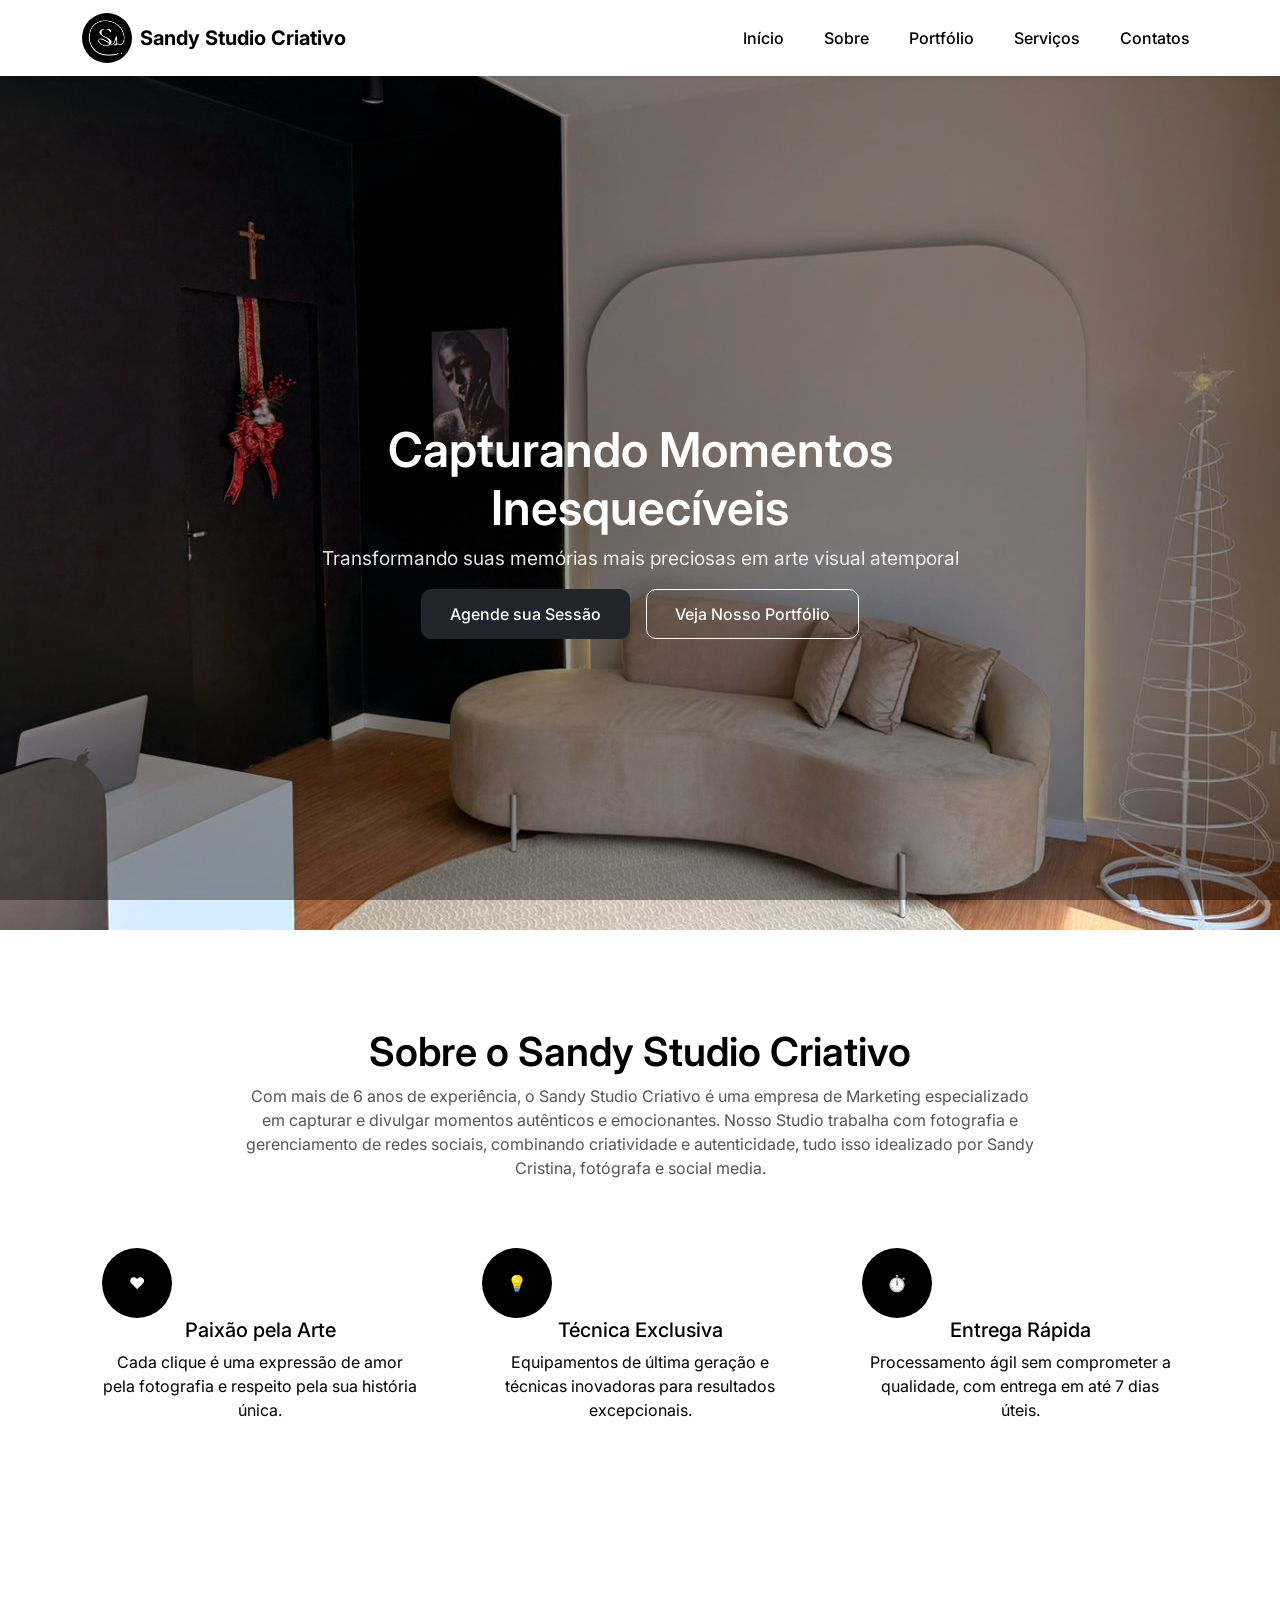
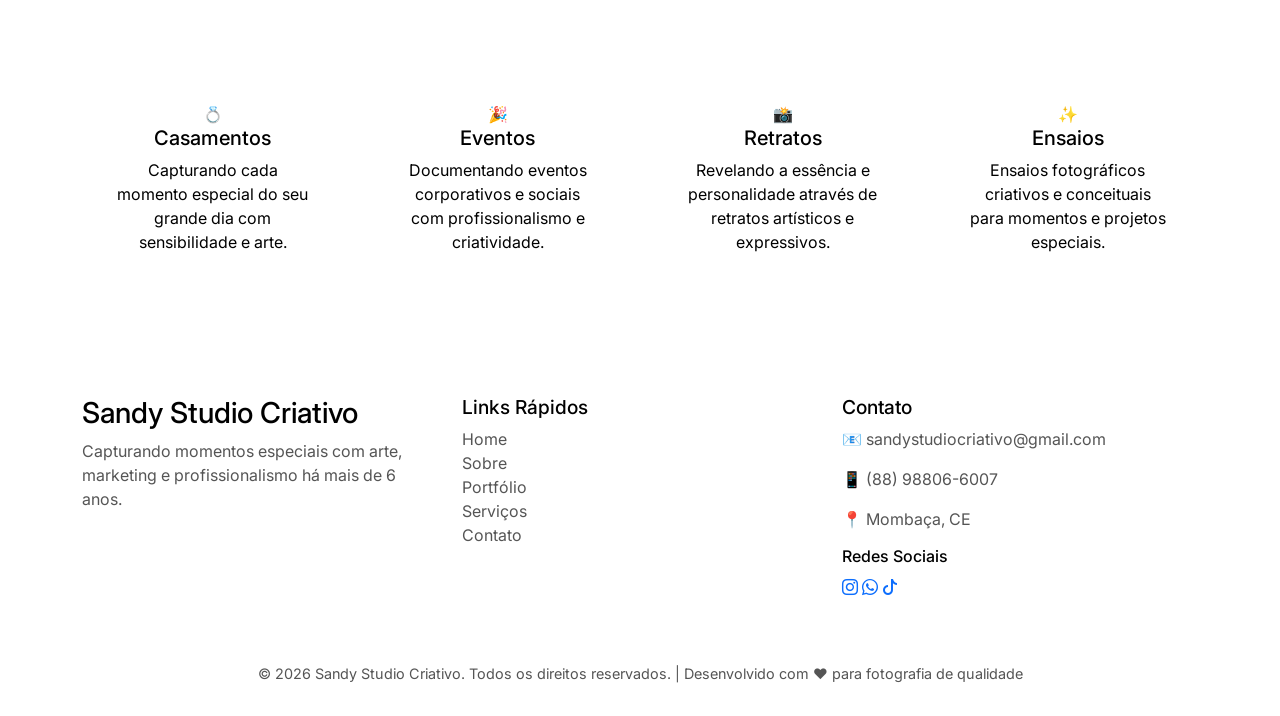
<file: index.html>
<!DOCTYPE html>
<html lang="pt-br">

<head>
    <meta charset="UTF-8">
    <meta name="viewport" content="width=device-width, initial-scale=1.0">
    <link href="https://cdn.jsdelivr.net/npm/bootstrap@5.3.8/dist/css/bootstrap.min.css" rel="stylesheet"
        integrity="sha384-sRIl4kxILFvY47J16cr9ZwB07vP4J8+LH7qKQnuqkuIAvNWLzeN8tE5YBujZqJLB" crossorigin="anonymous">
    <link
        href="https://fonts.googleapis.com/css2?family=Playfair+Display:wght@500;600;700&family=Inter:wght@300;400;500&display=swap"
        rel="stylesheet">
    <link rel="stylesheet" href="style.css">
    <link href="https://cdn.jsdelivr.net/npm/bootstrap-icons/font/bootstrap-icons.css" rel="stylesheet">
    <title>Sandy Studio Criativo</title>
</head>

<body>

    <div class="page-transition" id="pageTransition"></div>

    <header>
        <!-- HEADER -->
        <nav class="navbar navbar-expand-lg bg-white shadow-sm fixed-top">
            <div class="container">

                <!-- ESQUERDA (LOGO + NOME) -->
                <a class="navbar-brand d-flex align-items-center" href="#">
                    <img src="imgs/Logo.png" alt="Logo" width="50" class="me-2 rounded-circle">
                    <span class="fw-bold">Sandy Studio Criativo</span>
                </a>

                <!-- BOTÃO MOBILE -->
                <button class="navbar-toggler" type="button" data-bs-toggle="collapse" data-bs-target="#menu">
                    <span class="navbar-toggler-icon"></span>
                </button>

                <!-- DIREITA (LINKS) -->
                <div class="collapse navbar-collapse justify-content-end" id="menu">
                    <ul class="navbar-nav gap-lg-4 text-center">

                        <li class="nav-item">
                            <a class="nav-link custom-link" href="index.html">Início</a>
                        </li>

                        <li class="nav-item">
                            <a class="nav-link custom-link" href="sobre.html">Sobre</a>
                        </li>

                        <li class="nav-item">
                            <a class="nav-link custom-link" href="portfolio.html">Portfólio</a>
                        </li>

                        <li class="nav-item">
                            <a class="nav-link custom-link" href="serviços.html">Serviços</a>
                        </li>

                        <li class="nav-item">
                            <a class="nav-link custom-link" href="contatos.html">Contatos</a>
                        </li>

                    </ul>
                </div>

            </div>

    </header>

    <main class="hero d-flex align-items-center text-center">
        <div class="container animation-scroll-y">

            <h1 class="hero-title">
                Capturando Momentos <br>
                Inesquecíveis
            </h1>

            <p class="hero-subtitle">
                Transformando suas memórias mais preciosas em arte visual atemporal
            </p>

            <div class="hero-buttons d-flex justify-content-center gap-3 flex-wrap">

                <a href="contatos.html" class="btn btn-dark custom-btn">
                    Agende sua Sessão
                </a>

                <a href="portfolio.html" class="btn btn-outline-light custom-btn">
                    Veja Nosso Portfólio
                </a>

            </div>

        </div>
    </main>

    <section class="about-section py-5 bg-white">
        <div class="container animation-scroll-x">

            <!-- TÍTULO -->
            <div class="text-center mb-5">
                <h2 class="about-title">Sobre o Sandy Studio Criativo</h2>
                <p class="about-text">
                    Com mais de 6 anos de experiência, o Sandy Studio Criativo é uma empresa de Marketing especializado
                    em capturar e divulgar momentos autênticos e emocionantes.
                    Nosso Studio trabalha com fotografia e gerenciamento de redes sociais, combinando criatividade e
                    autenticidade, tudo isso idealizado por Sandy Cristina, fotógrafa e social media.
                </p>
            </div>

            <!-- TÓPICOS -->
            <div class="row text-center g-4">

                <!-- ITEM 1 -->
                <div class="col-md-4">
                    <div class="info-box">
                        <div class="icon-circle">
                            ❤️
                        </div>
                        <h5>Paixão pela Arte</h5>
                        <p>
                            Cada clique é uma expressão de amor pela fotografia e respeito pela sua história única.
                        </p>
                    </div>
                </div>

                <!-- ITEM 2 -->
                <div class="col-md-4">
                    <div class="info-box">
                        <div class="icon-circle">
                            💡
                        </div>
                        <h5>Técnica Exclusiva</h5>
                        <p>
                            Equipamentos de última geração e técnicas inovadoras para resultados excepcionais.
                        </p>
                    </div>
                </div>

                <!-- ITEM 3 -->
                <div class="col-md-4">
                    <div class="info-box">
                        <div class="icon-circle">
                            ⏱️
                        </div>
                        <h5>Entrega Rápida</h5>
                        <p>
                            Processamento ágil sem comprometer a qualidade, com entrega em até 7 dias úteis.
                        </p>
                    </div>
                </div>

            </div>

        </div>
    </section>

    <section class="services-section py-5">
        <div class="container animation-scroll-x">

            <!-- TÍTULO -->
            <div class="text-center mb-5">
                <h2 class="services-title">Nossos Serviços</h2>
                <p class="services-text">
                    Especializados em diversos tipos de fotografia, com abordagem personalizada para cada cliente
                </p>
            </div>

            <!-- CARDS -->
            <div class="row g-4 animation-scroll">

                <!-- CASAMENTOS -->
                <div class="col-md-6 col-lg-3">
                    <div class="service-card text-center">
                        <div class="service-icon">💍</div>
                        <h5>Casamentos</h5>
                        <p>
                            Capturando cada momento especial do seu grande dia com sensibilidade e arte.
                        </p>
                    </div>
                </div>

                <!-- EVENTOS -->
                <div class="col-md-6 col-lg-3">
                    <div class="service-card text-center">
                        <div class="service-icon">🎉</div>
                        <h5>Eventos</h5>
                        <p>
                            Documentando eventos corporativos e sociais com profissionalismo e criatividade.
                        </p>
                    </div>
                </div>

                <!-- RETRATOS -->
                <div class="col-md-6 col-lg-3">
                    <div class="service-card text-center">
                        <div class="service-icon">📸</div>
                        <h5>Retratos</h5>
                        <p>
                            Revelando a essência e personalidade através de retratos artísticos e expressivos.
                        </p>
                    </div>
                </div>

                <!-- ENSAIOS -->
                <div class="col-md-6 col-lg-3">
                    <div class="service-card text-center">
                        <div class="service-icon">✨</div>
                        <h5>Ensaios</h5>
                        <p>
                            Ensaios fotográficos criativos e conceituais para momentos e projetos especiais.
                        </p>
                    </div>
                </div>

            </div>

        </div>
    </section>

    <section class="pre-footer py-5 animation-scroll-y">
        <div class="container">
            <div class="row g-4">

                <!-- SOBRE -->
                <div class="col-md-4">
                    <h4 class="footer-title">Sandy Studio Criativo</h4>
                    <p class="footer-text">
                        Capturando momentos especiais com arte, marketing e profissionalismo há mais de 6 anos.
                    </p>
                </div>

                <!-- LINKS -->
                <div class="col-md-4">
                    <h5 class="footer-subtitle">Links Rápidos</h5>
                    <ul class="footer-links">
                        <li><a href="index.html">Home</a></li>
                        <li><a href="sobre.html">Sobre</a></li>
                        <li><a href="portfolio.html">Portfólio</a></li>
                        <li><a href="serviços.html">Serviços</a></li>
                        <li><a href="contatos.html">Contato</a></li>
                    </ul>
                </div>

                <!-- CONTATO + REDES -->
                <div class="col-md-4">
                    <h5 class="footer-subtitle">Contato</h5>

                    <p class="footer-contact">📧 sandystudiocriativo@gmail.com</p>
                    <p class="footer-contact">📱 (88) 98806-6007</p>
                    <p class="footer-contact">📍 Mombaça, CE</p>

                    <h6 class="mt-3">Redes Sociais</h6>

                    <div class="social-icons">
                        <a href="https://www.instagram.com/sstudiocriativo/" class="social-icon"><i
                                class="bi bi-instagram"></i></a>
                        <a href="https://wa.me/5588988066007?text=Olá!%0AVim%20pelo%20site%20e%20gostaria%20de%20mais%20informações%20sobre%20os%20serviços." class="social-icon"><i class="bi bi-whatsapp"></i></a>
                        <a href="#" class="social-icon"><i class="bi bi-tiktok"></i></a>
                    </div>
                </div>

            </div>
        </div>
    </section>

    <footer class="footer text-center py-3">
        <div class="container">
            <p class="footer-text">
                © 2026 Sandy Studio Criativo. Todos os direitos reservados. |
                Desenvolvido com ❤️ para fotografia de qualidade
            </p>
        </div>
    </footer>

    <script src="main.js"></script>
    <script src="https://cdn.jsdelivr.net/npm/bootstrap@5.3.8/dist/js/bootstrap.bundle.min.js"
        integrity="sha384-FKyoEForCGlyvwx9Hj09JcYn3nv7wiPVlz7YYwJrWVcXK/BmnVDxM+D2scQbITxI"
        crossorigin="anonymous"></script>

</body>

</html>
</file>
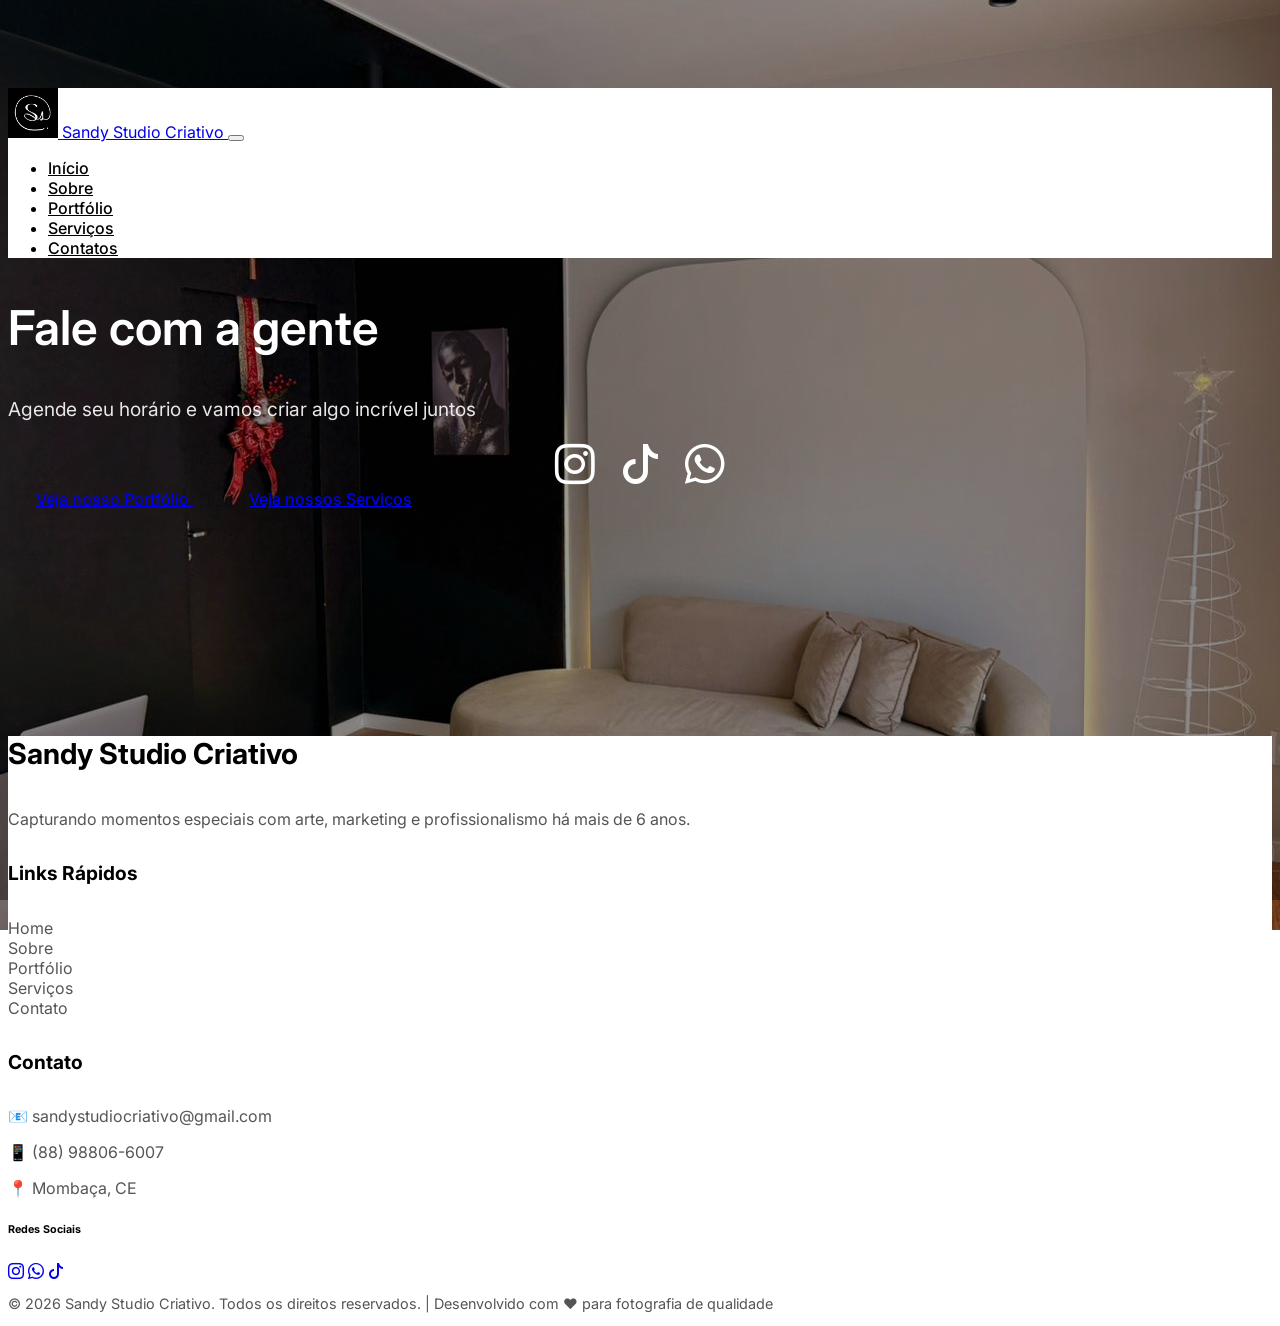
<file: contatos.html>
<!DOCTYPE html>
<html lang="pt-BR">

<head>
    <meta charset="UTF-8">
    <meta name="viewport" content="width=device-width, initial-scale=1.0">
    <title>Contatos - Sandy Studio Criativo</title>
    <link href="https://cdn.jsdelivr.net/npm/bootstrap@5.3.8/dist/css/bootstrap.min.css" rel="stylesheet"integrity="sha384-sRIl4kxILFvY47J16cr9ZwB07vP4J8+LH7qKQnuqkuIAvNWLzeN8tE5YBujZqJLB" crossorigin="anonymous">
    <link href="https://fonts.googleapis.com/css2?family=Playfair+Display:wght@500;600;700&family=Inter:wght@300;400;500&display=swap"rel="stylesheet">
    <link href="https://cdn.jsdelivr.net/npm/bootstrap-icons/font/bootstrap-icons.css" rel="stylesheet">
    <link rel="stylesheet" href="style.css">
</head>

<body>

    <div class="page-transition" id="pageTransition"></div>

    <!-- NAVBAR -->
    <nav class="navbar navbar-expand-lg bg-white shadow-sm fixed-top">
        <div class="container">

            <a class="navbar-brand d-flex align-items-center" href="index.html">
                <img src="imgs/Logo.png" width="50" class="me-2 rounded-circle">
                <span class="fw-bold">Sandy Studio Criativo</span>
            </a>

            <button class="navbar-toggler" data-bs-toggle="collapse" data-bs-target="#menu">
                <span class="navbar-toggler-icon"></span>
            </button>

            <div class="collapse navbar-collapse justify-content-end" id="menu">
                <ul class="navbar-nav gap-lg-4 text-center">
                    <li class="nav-item">
                        <a class="nav-link custom-link" href="index.html">Início</a>
                    </li>

                    <li class="nav-item">
                        <a class="nav-link custom-link" href="sobre.html">Sobre</a>
                    </li>

                    <li class="nav-item">
                        <a class="nav-link custom-link" href="portfolio.html">Portfólio</a>
                    </li>

                    <li class="nav-item">
                        <a class="nav-link custom-link" href="serviços.html">Serviços</a>
                    </li>

                    <li class="nav-item">
                        <a class="nav-link custom-link" href="contatos.html">Contatos</a>
                    </li>
                </ul>
            </div>

        </div>
    </nav>

    <!-- HERO CONTATOS -->
    <section class="contact-hero d-flex align-items-center text-center animation-scroll-y">
        <div class="container">

            <h1 class="contact-title">Fale com a gente</h1>
            <p class="contact-subtitle mb-4">
                Agende seu horário e vamos criar algo incrível juntos
            </p>

            <!-- ICONES -->
            <div class="contact-icons mb-4">

                <a href="https://www.instagram.com/sstudiocriativo/" class="contact-icon">
                    <i class="bi bi-instagram"></i>
                </a>

                <a href="#" class="contact-icon">
                    <i class="bi bi-tiktok"></i>
                </a>

                <a href="https://wa.me/5588988066007?text=Olá!%0AVim%20pelo%20site%20e%20gostaria%20de%20mais%20informações%20sobre%20os%20serviços." class="contact-icon">
                    <i class="bi bi-whatsapp"></i>
                </a>

            </div>

            <!-- BOTÕES -->
            <div class="contact-buttons">
                <a href="portfolio.html" class="btn btn-outline-light custom-btn me-2">
                    Veja nosso Portfólio
                </a>

                <a href="serviços.html" class="btn btn-light custom-btn">
                    Veja nossos Serviços
                </a>
            </div>

        </div>
    </section>

    <section class="pre-footer py-5 animation-scroll-y">
        <div class="container">
            <div class="row g-4">

                <!-- SOBRE -->
                <div class="col-md-4">
                    <h4 class="footer-title">Sandy Studio Criativo</h4>
                    <p class="footer-text">
                        Capturando momentos especiais com arte, marketing e profissionalismo há mais de 6 anos.
                    </p>
                </div>

                <!-- LINKS -->
                <div class="col-md-4">
                    <h5 class="footer-subtitle">Links Rápidos</h5>
                    <ul class="footer-links">
                        <li><a href="index.html">Home</a></li>
                        <li><a href="sobre.html">Sobre</a></li>
                        <li><a href="portfolio.html">Portfólio</a></li>
                        <li><a href="serviços.html">Serviços</a></li>
                        <li><a href="contatos.html">Contato</a></li>
                    </ul>
                </div>

                <!-- CONTATO + REDES -->
                <div class="col-md-4">
                    <h5 class="footer-subtitle">Contato</h5>

                    <p class="footer-contact">📧 sandystudiocriativo@gmail.com</p>
                    <p class="footer-contact">📱 (88) 98806-6007</p>
                    <p class="footer-contact">📍 Mombaça, CE</p>

                    <h6 class="mt-3">Redes Sociais</h6>

                    <div class="social-icons">
                        <a href="https://www.instagram.com/sstudiocriativo/" class="social-icon"><i class="bi bi-instagram"></i></a>
                        <a href="https://wa.me/5588988066007?text=Olá!%0AVim%20pelo%20site%20e%20gostaria%20de%20mais%20informações%20sobre%20os%20serviços." class="social-icon"><i class="bi bi-whatsapp"></i></a>
                        <a href="#" class="social-icon"><i class="bi bi-tiktok"></i></a>
                    </div>
                </div>

            </div>
        </div>
    </section>

    <footer class="footer text-center py-3">
        <div class="container">
            <p class="footer-text">
                © 2026 Sandy Studio Criativo. Todos os direitos reservados. |
                Desenvolvido com ❤️ para fotografia de qualidade
            </p>
        </div>
    </footer>

    <script src="main.js"></script>
    <script src="https://cdn.jsdelivr.net/npm/bootstrap@5.3.8/dist/js/bootstrap.bundle.min.js"integrity="sha384-FKyoEForCGlyvwx9Hj09JcYn3nv7wiPVlz7YYwJrWVcXK/BmnVDxM+D2scQbITxI"crossorigin="anonymous"></script>

</body>

</html>
</file>
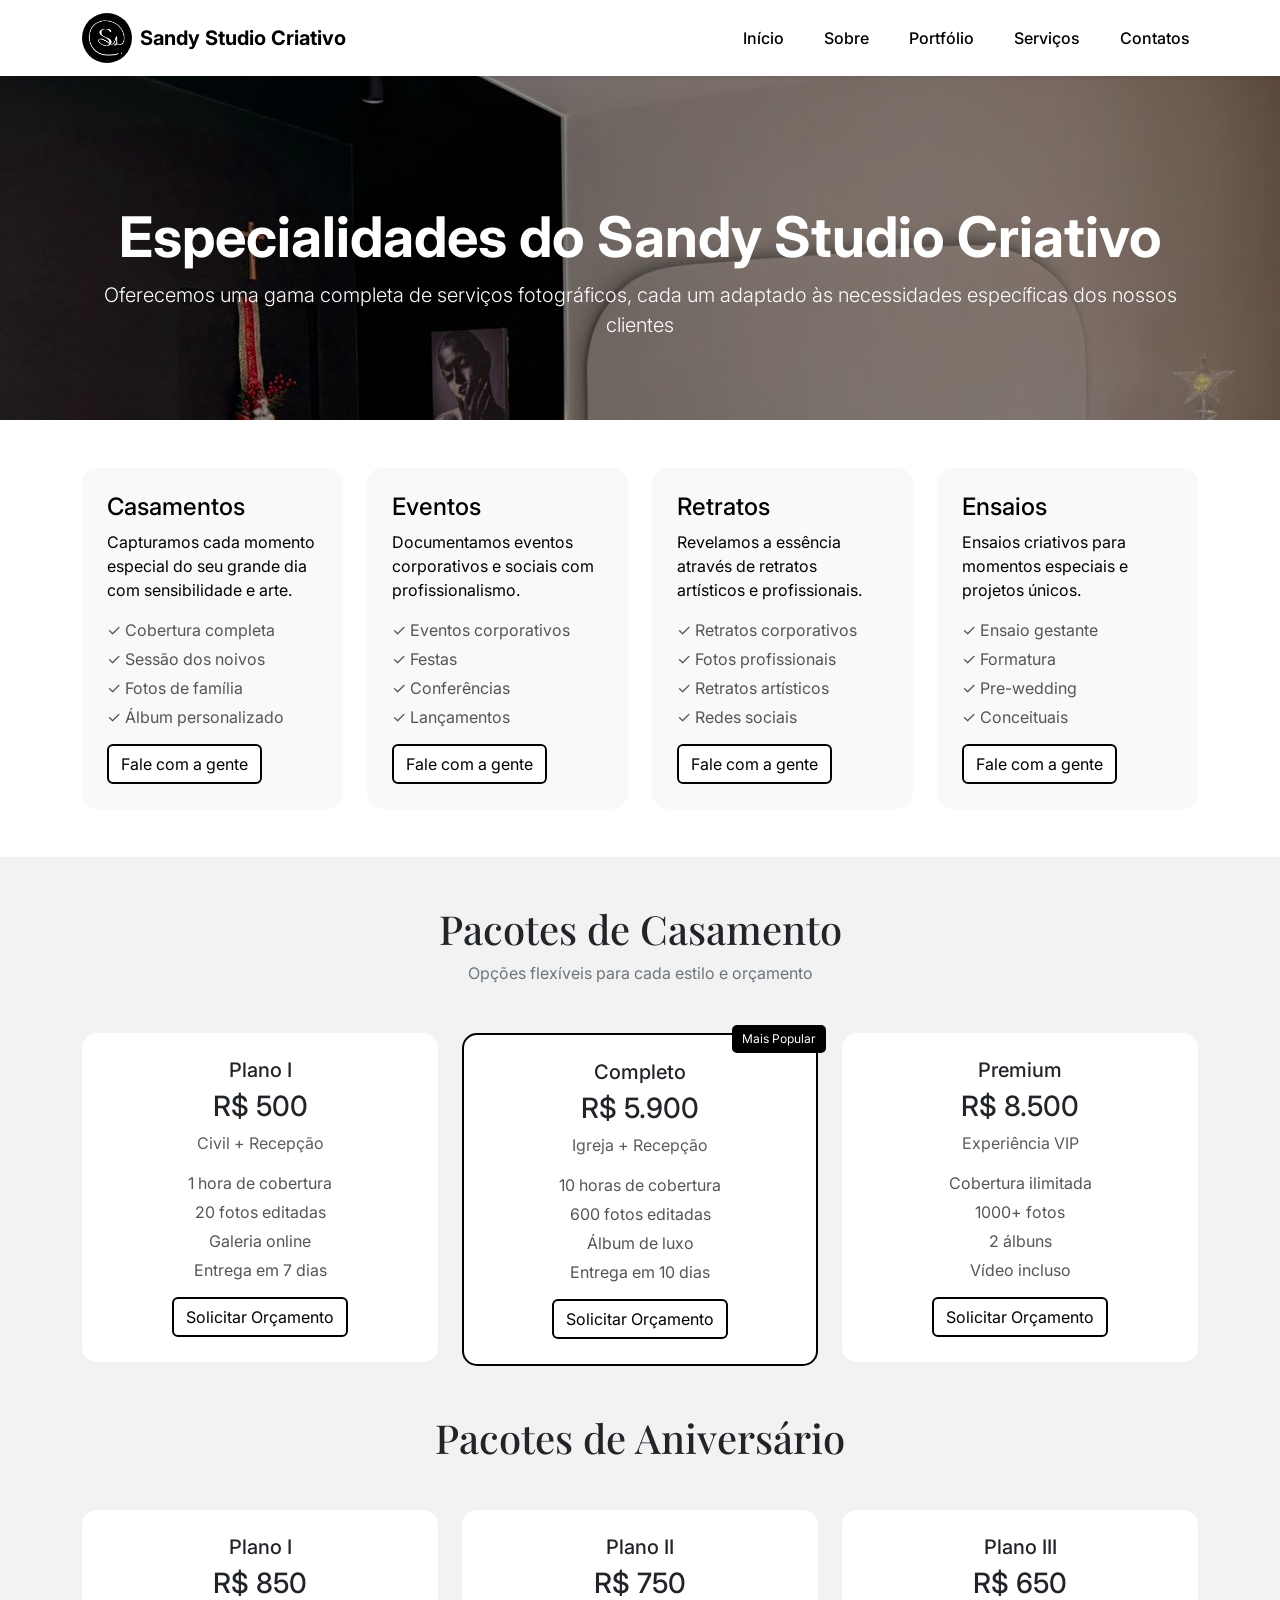
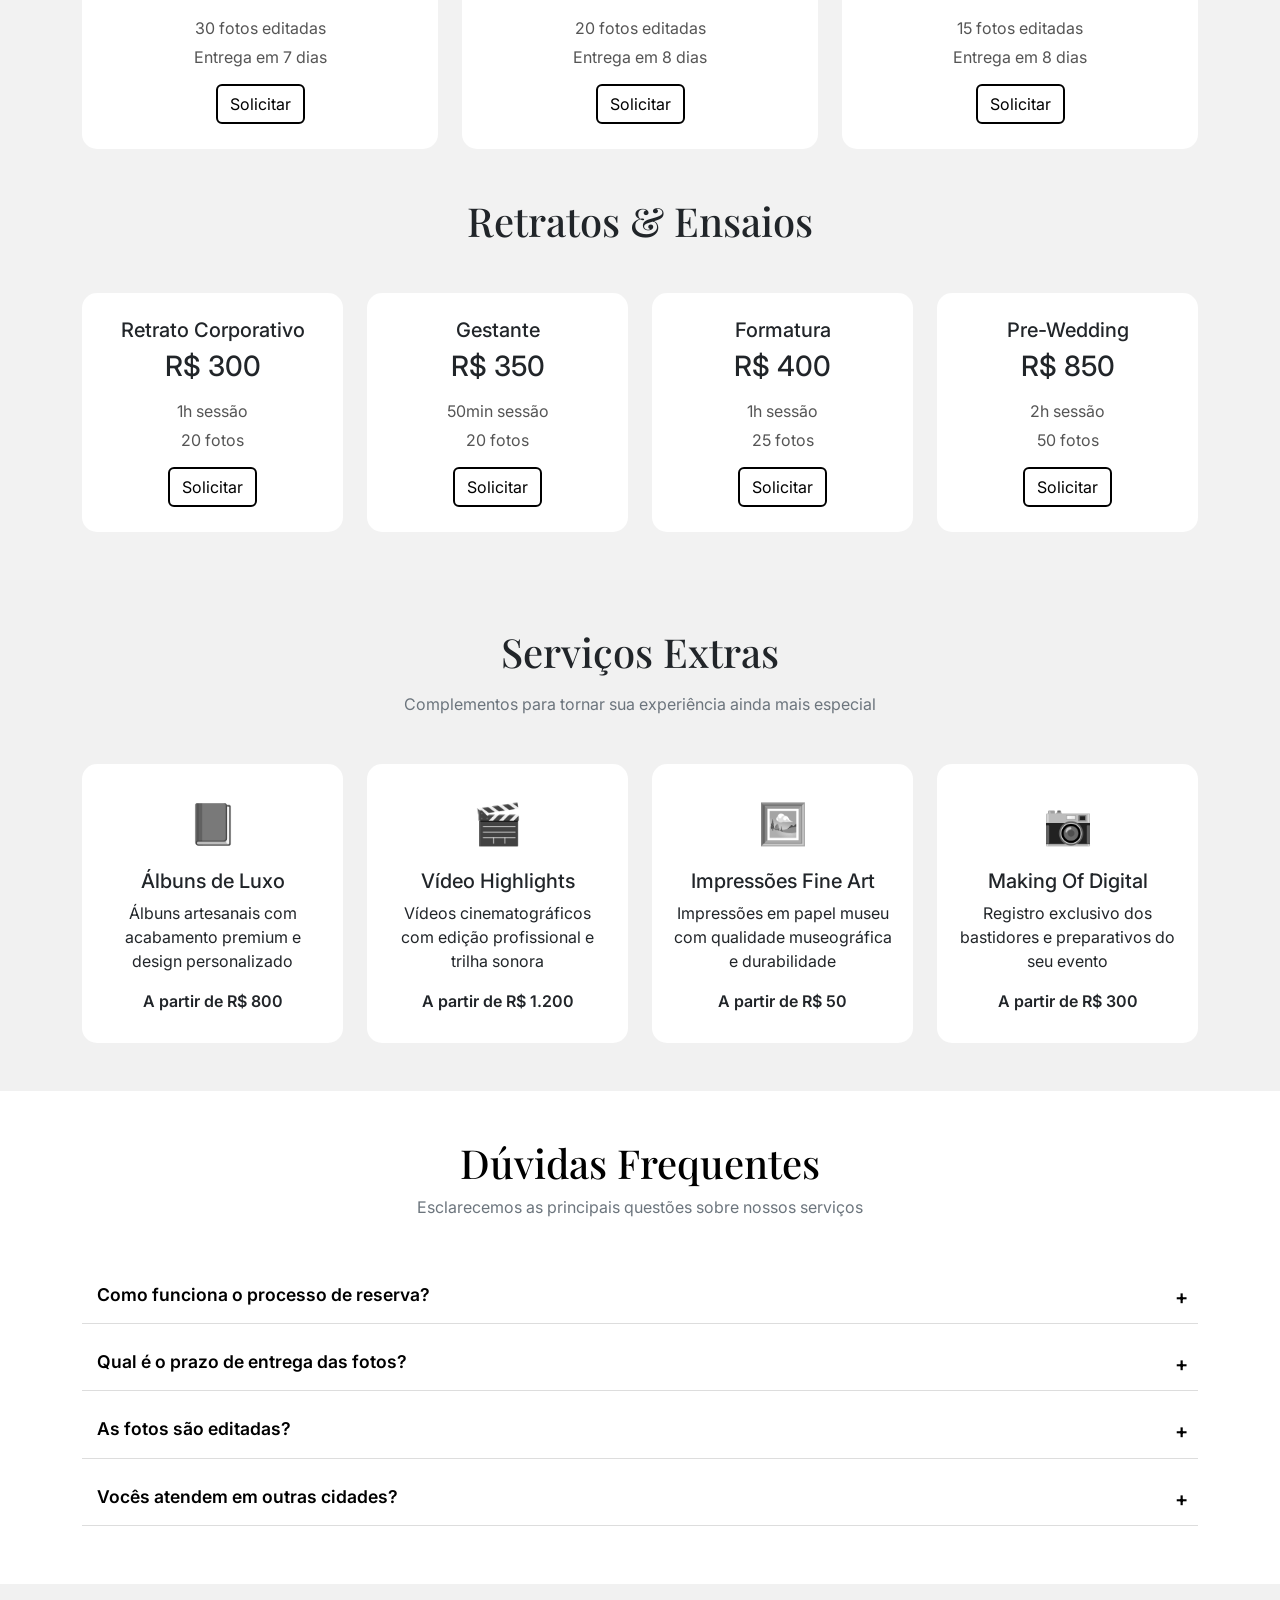
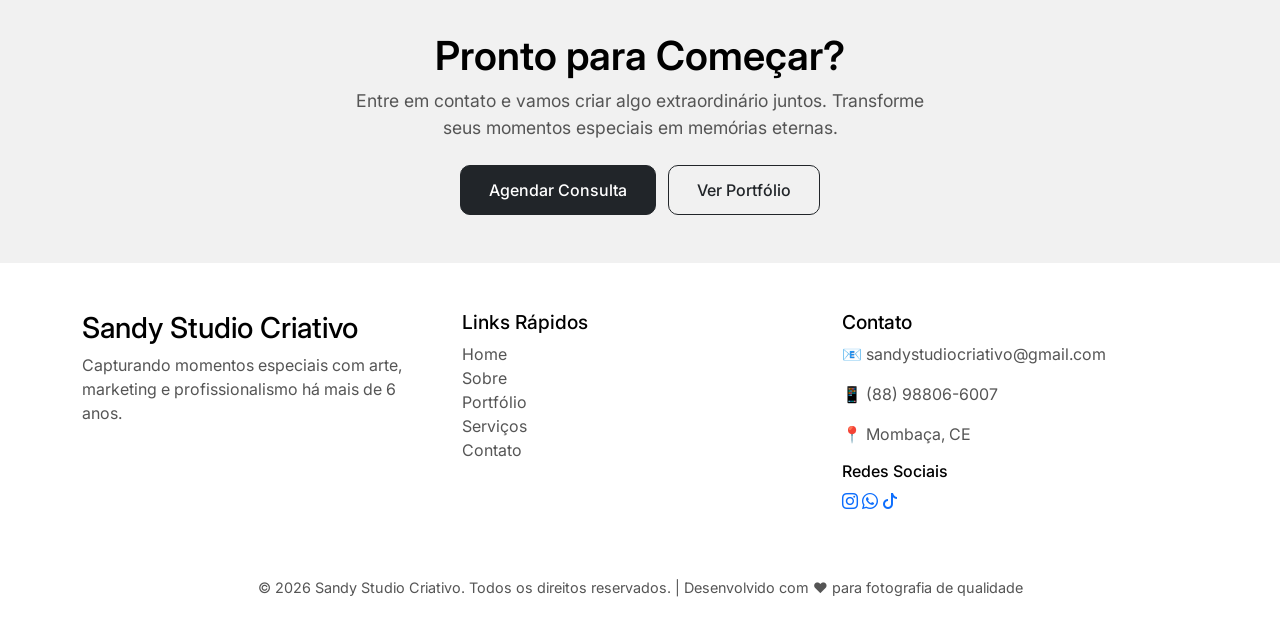
<file: serviços.html>
<!DOCTYPE html>
<html lang="pt-BR">

<head>
    <meta charset="UTF-8">
    <meta name="viewport" content="width=device-width, initial-scale=1.0">
    <title>Serviços - Sandy Studio Criativo</title>
    <link href="https://cdn.jsdelivr.net/npm/bootstrap@5.3.3/dist/css/bootstrap.min.css" rel="stylesheet">
    <link rel="stylesheet" href="style.css">
    <link
        href="https://fonts.googleapis.com/css2?family=Playfair+Display:wght@500;600;700&family=Inter:wght@300;400;500&display=swap"
        rel="stylesheet">
    <link href="https://cdn.jsdelivr.net/npm/bootstrap-icons/font/bootstrap-icons.css" rel="stylesheet">
</head>
</head>

<body>

    <div class="page-transition" id="pageTransition"></div>

    <!-- NAVBAR -->
    <nav class="navbar navbar-expand-lg bg-white shadow-sm fixed-top">
        <div class="container">

            <a class="navbar-brand d-flex align-items-center" href="index.html">
                <img src="imgs/Logo.png" width="50" class="me-2 rounded-circle">
                <span class="fw-bold">Sandy Studio Criativo</span>
            </a>

            <button class="navbar-toggler" data-bs-toggle="collapse" data-bs-target="#menu">
                <span class="navbar-toggler-icon"></span>
            </button>

            <div class="collapse navbar-collapse justify-content-end" id="menu">
                <ul class="navbar-nav gap-lg-4 text-center">
                    <li class="nav-item">
                        <a class="nav-link custom-link" href="index.html">Início</a>
                    </li>

                    <li class="nav-item">
                        <a class="nav-link custom-link" href="sobre.html">Sobre</a>
                    </li>

                    <li class="nav-item">
                        <a class="nav-link custom-link" href="portfolio.html">Portfólio</a>
                    </li>

                    <li class="nav-item">
                        <a class="nav-link custom-link" href="serviços.html">Serviços</a>
                    </li>

                    <li class="nav-item">
                        <a class="nav-link custom-link" href="contatos.html">Contatos</a>
                    </li>
                </ul>
            </div>

        </div>
    </nav>

    <!-- HERO -->
    <section class="services-hero d-flex align-items-center text-center animation-scroll-y">
        <div class="container text-white">
            <h1 class="display-4 fw-bold">Especialidades do Sandy Studio Criativo</h1>
            <p class="lead">
                Oferecemos uma gama completa de serviços fotográficos, cada um adaptado às necessidades específicas dos
                nossos clientes
            </p>
        </div>
    </section>

    <!-- SERVIÇOS -->
    <section class="services-content py-5">
        <div class="container">

            <div class="row g-4 animation-scroll-x">

                <!-- CASAMENTOS -->
                <div class="col-md-6 col-lg-3">
                    <div class="service-box">
                        <h4>Casamentos</h4>
                        <p>
                            Capturamos cada momento especial do seu grande dia com sensibilidade e arte.
                        </p>
                        <ul>
                            <li>✓ Cobertura completa</li>
                            <li>✓ Sessão dos noivos</li>
                            <li>✓ Fotos de família</li>
                            <li>✓ Álbum personalizado</li>
                        </ul>
                        <a href="#" class="btn service-btn">Fale com a gente</a>
                    </div>
                </div>

                <!-- EVENTOS -->
                <div class="col-md-6 col-lg-3">
                    <div class="service-box">
                        <h4>Eventos</h4>
                        <p>
                            Documentamos eventos corporativos e sociais com profissionalismo.
                        </p>
                        <ul>
                            <li>✓ Eventos corporativos</li>
                            <li>✓ Festas</li>
                            <li>✓ Conferências</li>
                            <li>✓ Lançamentos</li>
                        </ul>
                        <a href="#" class="btn service-btn">Fale com a gente</a>
                    </div>
                </div>

                <!-- RETRATOS -->
                <div class="col-md-6 col-lg-3">
                    <div class="service-box">
                        <h4>Retratos</h4>
                        <p>
                            Revelamos a essência através de retratos artísticos e profissionais.
                        </p>
                        <ul>
                            <li>✓ Retratos corporativos</li>
                            <li>✓ Fotos profissionais</li>
                            <li>✓ Retratos artísticos</li>
                            <li>✓ Redes sociais</li>
                        </ul>
                        <a href="#" class="btn service-btn">Fale com a gente</a>
                    </div>
                </div>

                <!-- ENSAIOS -->
                <div class="col-md-6 col-lg-3">
                    <div class="service-box">
                        <h4>Ensaios</h4>
                        <p>
                            Ensaios criativos para momentos especiais e projetos únicos.
                        </p>
                        <ul>
                            <li>✓ Ensaio gestante</li>
                            <li>✓ Formatura</li>
                            <li>✓ Pre-wedding</li>
                            <li>✓ Conceituais</li>
                        </ul>
                        <a href="#" class="btn service-btn">Fale com a gente</a>
                    </div>
                </div>

            </div>

        </div>
    </section>

    <!-- PACOTES -->
    <section class="packages-section py-5 animation-scroll-x">
        <div class="container">

            <!-- CASAMENTO -->
            <div class="text-center mb-5">
                <h2 class="section-title">Pacotes de Casamento</h2>
                <p class="section-subtitle">
                    Opções flexíveis para cada estilo e orçamento
                </p>
            </div>

            <div class="row g-4">

                <!-- Plano I -->
                <div class="col-md-4">
                    <div class="package-card">
                        <h5>Plano I</h5>
                        <h3>R$ 500</h3>
                        <p class="text-muted">Civil + Recepção</p>
                        <ul>
                            <li>1 hora de cobertura</li>
                            <li>20 fotos editadas</li>
                            <li>Galeria online</li>
                            <li>Entrega em 7 dias</li>
                        </ul>
                        <a href="#" class="btn package-btn">Solicitar Orçamento</a>
                    </div>
                </div>

                <!-- Completo -->
                <div class="col-md-4">
                    <div class="package-card destaque">
                        <span class="badge-popular">Mais Popular</span>
                        <h5>Completo</h5>
                        <h3>R$ 5.900</h3>
                        <p class="text-muted">Igreja + Recepção</p>
                        <ul>
                            <li>10 horas de cobertura</li>
                            <li>600 fotos editadas</li>
                            <li>Álbum de luxo</li>
                            <li>Entrega em 10 dias</li>
                        </ul>
                        <a href="#" class="btn package-btn">Solicitar Orçamento</a>
                    </div>
                </div>

                <!-- Premium -->
                <div class="col-md-4">
                    <div class="package-card">
                        <h5>Premium</h5>
                        <h3>R$ 8.500</h3>
                        <p class="text-muted">Experiência VIP</p>
                        <ul>
                            <li>Cobertura ilimitada</li>
                            <li>1000+ fotos</li>
                            <li>2 álbuns</li>
                            <li>Vídeo incluso</li>
                        </ul>
                        <a href="#" class="btn package-btn">Solicitar Orçamento</a>
                    </div>
                </div>

            </div>

            <!-- ANIVERSÁRIO -->
            <div class="text-center my-5">
                <h2 class="section-title">Pacotes de Aniversário</h2>
            </div>

            <div class="row g-4">

                <div class="col-md-4">
                    <div class="package-card">
                        <h5>Plano I</h5>
                        <h3>R$ 850</h3>
                        <ul>
                            <li>30 fotos editadas</li>
                            <li>Entrega em 7 dias</li>
                        </ul>
                        <a href="#" class="btn package-btn">Solicitar</a>
                    </div>
                </div>

                <div class="col-md-4">
                    <div class="package-card">
                        <h5>Plano II</h5>
                        <h3>R$ 750</h3>
                        <ul>
                            <li>20 fotos editadas</li>
                            <li>Entrega em 8 dias</li>
                        </ul>
                        <a href="#" class="btn package-btn">Solicitar</a>
                    </div>
                </div>

                <div class="col-md-4">
                    <div class="package-card">
                        <h5>Plano III</h5>
                        <h3>R$ 650</h3>
                        <ul>
                            <li>15 fotos editadas</li>
                            <li>Entrega em 8 dias</li>
                        </ul>
                        <a href="#" class="btn package-btn">Solicitar</a>
                    </div>
                </div>

            </div>

            <!-- RETRATOS -->
            <div class="text-center my-5">
                <h2 class="section-title">Retratos & Ensaios</h2>
            </div>

            <div class="row g-4">

                <div class="col-md-3">
                    <div class="package-card">
                        <h5>Retrato Corporativo</h5>
                        <h3>R$ 300</h3>
                        <ul>
                            <li>1h sessão</li>
                            <li>20 fotos</li>
                        </ul>
                        <a href="#" class="btn package-btn">Solicitar</a>
                    </div>
                </div>

                <div class="col-md-3">
                    <div class="package-card">
                        <h5>Gestante</h5>
                        <h3>R$ 350</h3>
                        <ul>
                            <li>50min sessão</li>
                            <li>20 fotos</li>
                        </ul>
                        <a href="#" class="btn package-btn">Solicitar</a>
                    </div>
                </div>

                <div class="col-md-3">
                    <div class="package-card">
                        <h5>Formatura</h5>
                        <h3>R$ 400</h3>
                        <ul>
                            <li>1h sessão</li>
                            <li>25 fotos</li>
                        </ul>
                        <a href="#" class="btn package-btn">Solicitar</a>
                    </div>
                </div>

                <div class="col-md-3">
                    <div class="package-card">
                        <h5>Pre-Wedding</h5>
                        <h3>R$ 850</h3>
                        <ul>
                            <li>2h sessão</li>
                            <li>50 fotos</li>
                        </ul>
                        <a href="#" class="btn package-btn">Solicitar</a>
                    </div>
                </div>

            </div>

        </div>
    </section>

    <!-- SERVIÇOS EXTRAS -->
    <section class="extras-section py-5">
        <div class="container text-center">

            <h2 class="section-title mb-3">Serviços Extras</h2>
            <p class="section-subtitle mb-5">
                Complementos para tornar sua experiência ainda mais especial
            </p>

            <div class="row g-4">

                <!-- ITEM -->
                <div class="col-md-3">
                    <div class="extra-card">
                        <div class="extra-icon">📘</div>
                        <h5>Álbuns de Luxo</h5>
                        <p>
                            Álbuns artesanais com acabamento premium e design personalizado
                        </p>
                        <span class="extra-price">A partir de R$ 800</span>
                    </div>
                </div>

                <!-- ITEM -->
                <div class="col-md-3">
                    <div class="extra-card">
                        <div class="extra-icon">🎬</div>
                        <h5>Vídeo Highlights</h5>
                        <p>
                            Vídeos cinematográficos com edição profissional e trilha sonora
                        </p>
                        <span class="extra-price">A partir de R$ 1.200</span>
                    </div>
                </div>

                <!-- ITEM -->
                <div class="col-md-3">
                    <div class="extra-card">
                        <div class="extra-icon">🖼️</div>
                        <h5>Impressões Fine Art</h5>
                        <p>
                            Impressões em papel museu com qualidade museográfica e durabilidade
                        </p>
                        <span class="extra-price">A partir de R$ 50</span>
                    </div>
                </div>

                <!-- ITEM -->
                <div class="col-md-3">
                    <div class="extra-card">
                        <div class="extra-icon">📷</div>
                        <h5>Making Of Digital</h5>
                        <p>
                            Registro exclusivo dos bastidores e preparativos do seu evento
                        </p>
                        <span class="extra-price">A partir de R$ 300</span>
                    </div>
                </div>

            </div>

        </div>
    </section>

    <!-- FAQ -->
    <section class="faq-section py-5 animation-scroll-y">
        <div class="container">

            <div class="text-center mb-5">
                <h2 class="section-title">Dúvidas Frequentes</h2>
                <p class="section-subtitle">
                    Esclarecemos as principais questões sobre nossos serviços
                </p>
            </div>

            <div class="faq-container">

                <!-- ITEM -->
                <div class="faq-item">
                    <button class="faq-question">
                        Como funciona o processo de reserva?
                    </button>
                    <div class="faq-answer">
                        <p>
                            O processo é simples! Entre em contato para verificar a disponibilidade,
                            fechamos os detalhes do serviço e você garante a data com 50% de sinal.
                            O restante pode ser parcelado e pago até o dia do evento.
                        </p>
                    </div>
                </div>

                <!-- ITEM -->
                <div class="faq-item">
                    <button class="faq-question">
                        Qual é o prazo de entrega das fotos?
                    </button>
                    <div class="faq-answer">
                        <p>
                            O prazo varia conforme o pacote escolhido: Essencial (15 dias),
                            Completo (10 dias) e Premium (7 dias).
                            Para ensaios e retratos, a entrega é em até 5 dias úteis.
                        </p>
                    </div>
                </div>

                <!-- ITEM -->
                <div class="faq-item">
                    <button class="faq-question">
                        As fotos são editadas?
                    </button>
                    <div class="faq-answer">
                        <p>
                            Sim! Todas as fotos entregues passam por um processo de edição profissional,
                            incluindo ajustes de cor, exposição, contraste e retoques quando necessário,
                            mantendo a naturalidade e qualidade das imagens.
                        </p>
                    </div>
                </div>

                <!-- ITEM -->
                <div class="faq-item">
                    <button class="faq-question">
                        Vocês atendem em outras cidades?
                    </button>
                    <div class="faq-answer">
                        <p>
                            Atendemos em todo o Brasil! Para eventos fora da sua cidade,
                            cobramos apenas as despesas de transporte e hospedagem.
                            Entre em contato para um orçamento personalizado.
                        </p>
                    </div>
                </div>

            </div>

        </div>
    </section>

    <!-- CTA FINAL -->
    <section class="final-cta text-center py-5 animation-scroll-y">
        <div class="container">

            <h2 class="cta-title">Pronto para Começar?</h2>
            <p class="cta-text mb-4">
                Entre em contato e vamos criar algo extraordinário juntos.
                Transforme seus momentos especiais em memórias eternas.
            </p>

            <a href="contatos.html" class="btn btn-dark custom-btn me-2">Agendar Consulta</a>
            <a href="portfolio.html" class="btn btn-outline-dark custom-btn">Ver Portfólio</a>

        </div>
    </section>

    <!-- PRE FOOTER -->
    <section class="pre-footer py-5 animation-scroll-y">
        <div class="container">
            <div class="row g-4">

                <!-- SOBRE -->
                <div class="col-md-4">
                    <h4 class="footer-title">Sandy Studio Criativo</h4>
                    <p class="footer-text">
                        Capturando momentos especiais com arte, marketing e profissionalismo há mais de 6 anos.
                    </p>
                </div>

                <!-- LINKS -->
                <div class="col-md-4">
                    <h5 class="footer-subtitle">Links Rápidos</h5>
                    <ul class="footer-links">
                        <li><a href="index.html">Home</a></li>
                        <li><a href="sobre.html">Sobre</a></li>
                        <li><a href="portfolio.html">Portfólio</a></li>
                        <li><a href="serviços.html">Serviços</a></li>
                        <li><a href="contatos.html">Contato</a></li>
                    </ul>
                </div>

                <!-- CONTATO + REDES -->
                <div class="col-md-4">
                    <h5 class="footer-subtitle">Contato</h5>

                    <p class="footer-contact">📧 sandystudiocriativo@gmail.com</p>
                    <p class="footer-contact">📱 (88) 98806-6007</p>
                    <p class="footer-contact">📍 Mombaça, CE</p>

                    <h6 class="mt-3">Redes Sociais</h6>

                    <div class="social-icons">
                        <a href="https://www.instagram.com/sstudiocriativo/" class="social-icon"><i
                                class="bi bi-instagram"></i></a>
                        <a href="https://wa.me/5588988066007?text=Olá!%0AVim%20pelo%20site%20e%20gostaria%20de%20mais%20informações%20sobre%20os%20serviços." class="social-icon"><i class="bi bi-whatsapp"></i></a>
                        <a href="#" class="social-icon"><i class="bi bi-tiktok"></i></a>
                    </div>
                </div>

            </div>
        </div>
    </section>

    <footer class="footer text-center py-3">
        <div class="container">
            <p class="footer-text">
                © 2026 Sandy Studio Criativo. Todos os direitos reservados. |
                Desenvolvido com ❤️ para fotografia de qualidade
            </p>
        </div>
    </footer>


    <script src="https://cdn.jsdelivr.net/npm/bootstrap@5.3.3/dist/js/bootstrap.bundle.min.js"></script>
    <script src="main.js"></script>

</body>

</html>
</file>
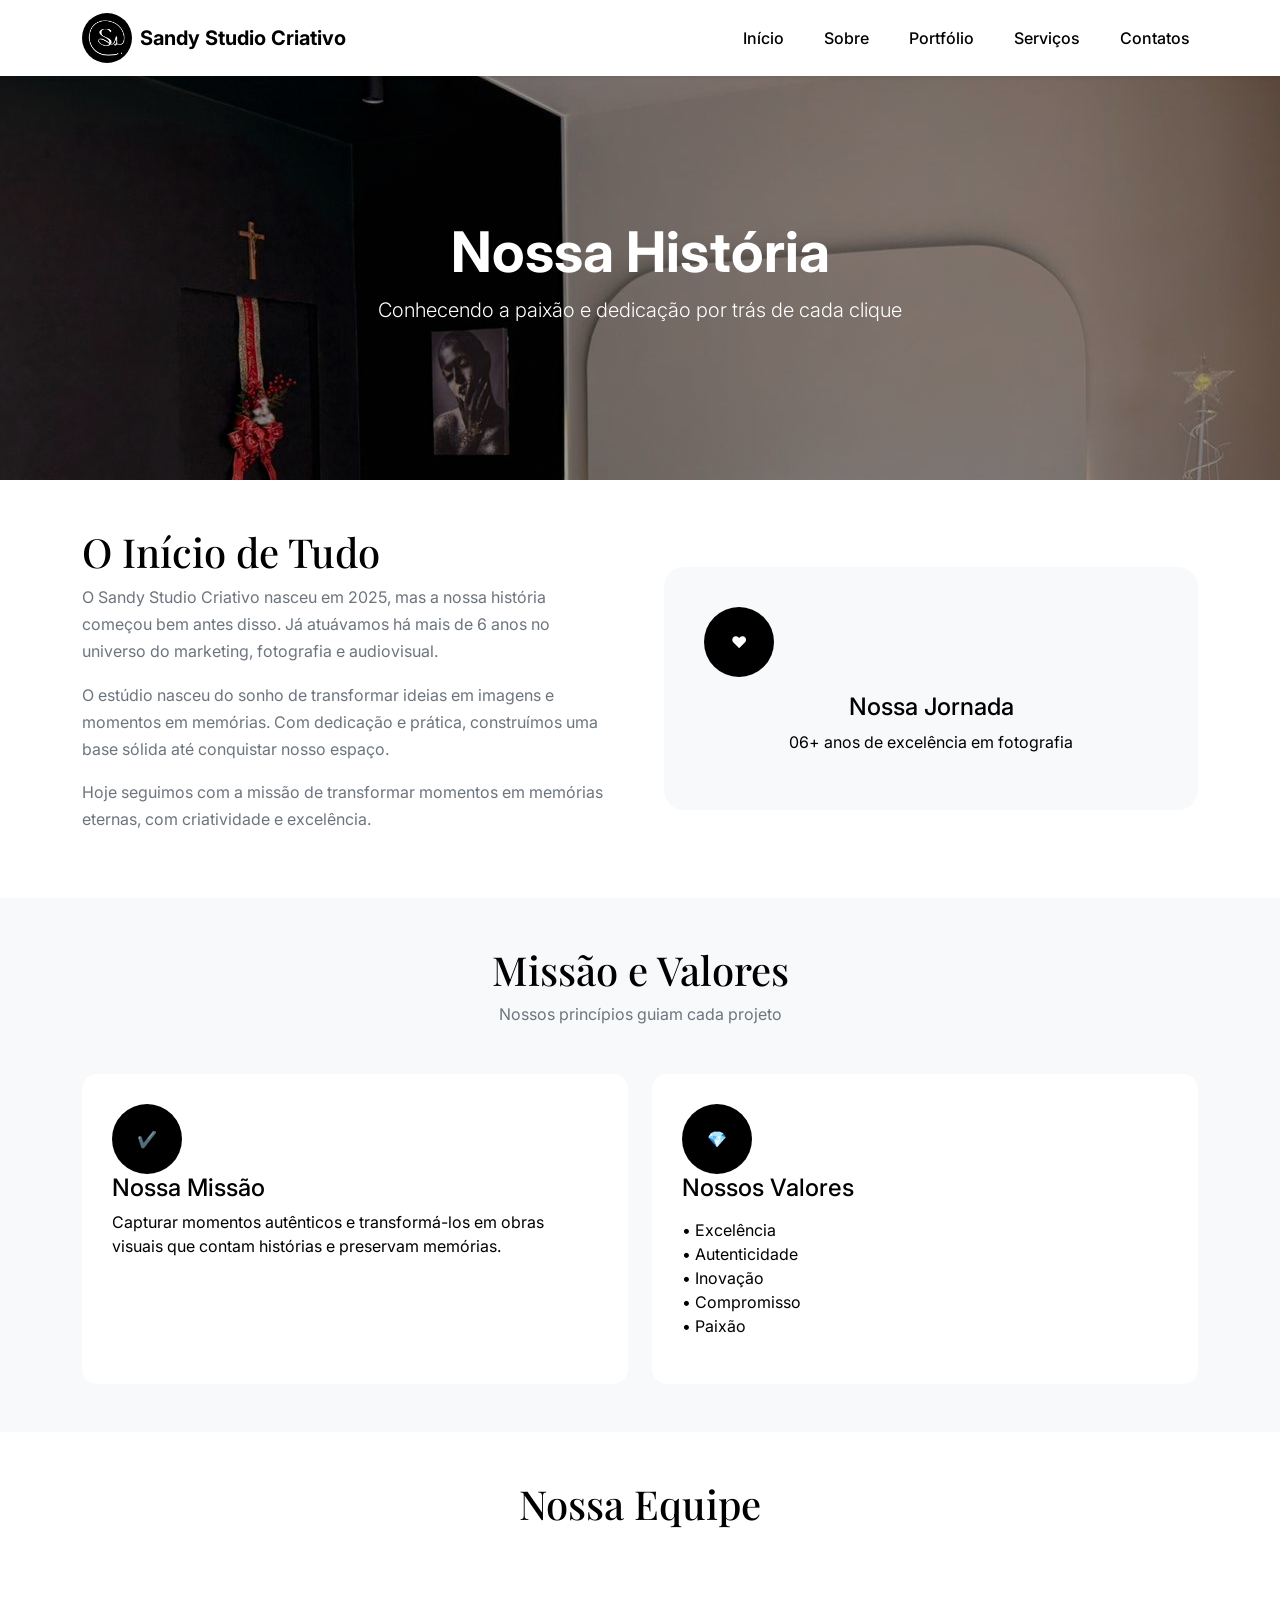
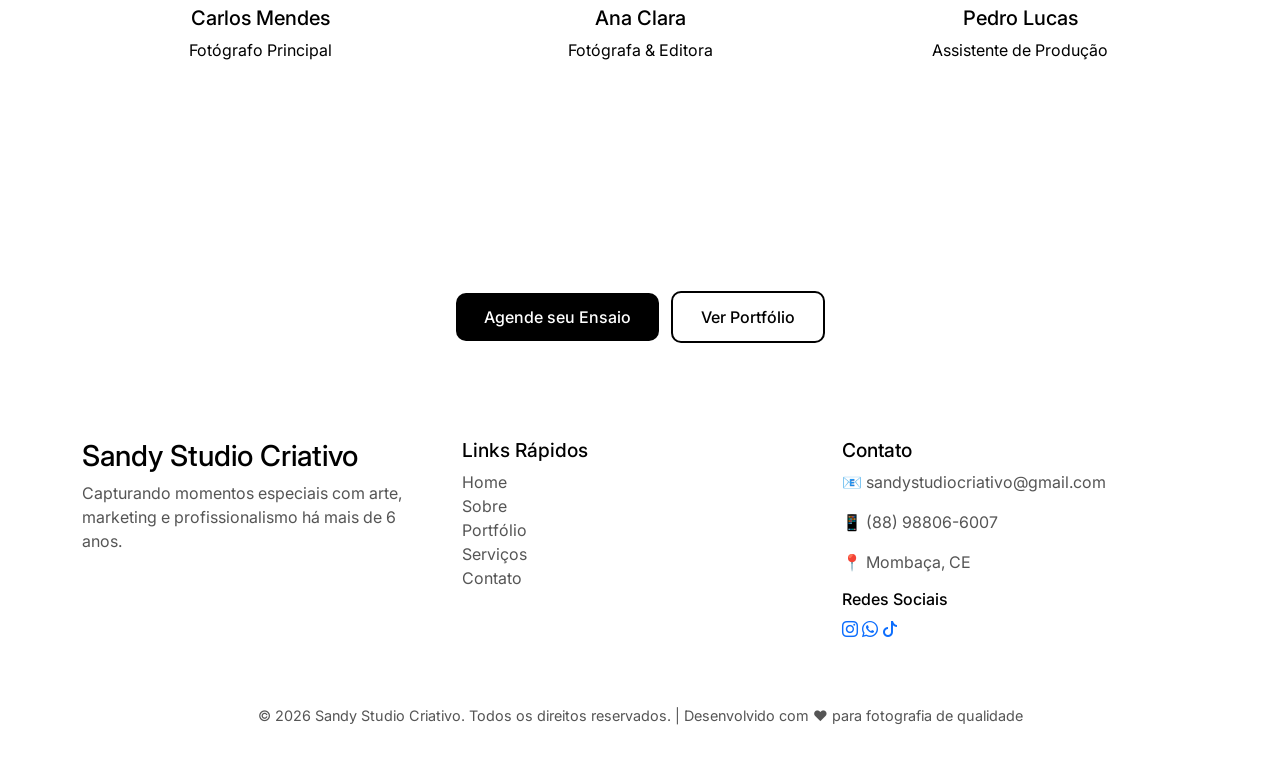
<file: sobre.html>
<!DOCTYPE html>
<html lang="pt-BR">

<head>
  <meta charset="UTF-8">
  <meta name="viewport" content="width=device-width, initial-scale=1.0">
  <title>Sobre - Sandy Studio Criativo</title>
  <link href="https://cdn.jsdelivr.net/npm/bootstrap@5.3.3/dist/css/bootstrap.min.css" rel="stylesheet">
  <link rel="stylesheet" href="style.css">
  <link href="https://cdn.jsdelivr.net/npm/bootstrap-icons/font/bootstrap-icons.css" rel="stylesheet">
  <link
    href="https://fonts.googleapis.com/css2?family=Playfair+Display:wght@500;600;700&family=Inter:wght@300;400;500&display=swap"
    rel="stylesheet">
</head>

<body>

  <div class="page-transition" id="pageTransition"></div>

  <!-- NAVBAR -->
  <nav class="navbar navbar-expand-lg bg-white shadow-sm fixed-top">
    <div class="container">

      <a class="navbar-brand d-flex align-items-center" href="index.html">
        <img src="imgs/Logo.png" width="50" class="me-2 rounded-circle">
        <span class="fw-bold">Sandy Studio Criativo</span>
      </a>

      <button class="navbar-toggler" data-bs-toggle="collapse" data-bs-target="#menu">
        <span class="navbar-toggler-icon"></span>
      </button>

      <div class="collapse navbar-collapse justify-content-end" id="menu">
        <ul class="navbar-nav gap-lg-4 text-center">
          <li class="nav-item">
            <a class="nav-link custom-link" href="index.html">Início</a>
          </li>

          <li class="nav-item">
            <a class="nav-link custom-link" href="sobre.html">Sobre</a>
          </li>

          <li class="nav-item">
            <a class="nav-link custom-link" href="portfolio.html">Portfólio</a>
          </li>

          <li class="nav-item">
            <a class="nav-link custom-link" href="serviços.html">Serviços</a>
          </li>

          <li class="nav-item">
            <a class="nav-link custom-link" href="contatos.html">Contatos</a>
          </li>
        </ul>
      </div>

    </div>
  </nav>

  <!-- HERO (TRANSPARENTE) -->
  <section class="about-hero d-flex align-items-center text-center text-white animation-scroll-y">
    <div class="container">
      <h1 class="display-4 fw-bold">Nossa História</h1>
      <p class="lead">Conhecendo a paixão e dedicação por trás de cada clique</p>
    </div>
  </section>

  <!-- CONTEÚDO (FUNDO BRANCO) -->
  <div class="bg-white animation-scroll-x">

    <!-- HISTÓRIA -->
    <section class="py-5">
      <div class="container">
        <div class="row align-items-center g-5">

          <div class="col-lg-6">
            <h2 class="section-title">O Início de Tudo</h2>

            <p class="section-text">
              O Sandy Studio Criativo nasceu em 2025, mas a nossa história começou bem antes disso.
              Já atuávamos há mais de 6 anos no universo do marketing, fotografia e audiovisual.
            </p>

            <p class="section-text">
              O estúdio nasceu do sonho de transformar ideias em imagens e momentos em memórias.
              Com dedicação e prática, construímos uma base sólida até conquistar nosso espaço.
            </p>

            <p class="section-text">
              Hoje seguimos com a missão de transformar momentos em memórias eternas, com criatividade e excelência.
            </p>
          </div>

          <div class="col-lg-6">
            <div class="about-box text-center">
              <div class="icon-circle">❤️</div>
              <h4 class="mt-3">Nossa Jornada</h4>
              <p>06+ anos de excelência em fotografia</p>
            </div>
          </div>

        </div>
      </div>
    </section>

    <!-- MISSÃO -->
    <section class="py-5 bg-light">
      <div class="container text-center mb-5">
        <h2 class="section-title">Missão e Valores</h2>
        <p class="section-subtitle">Nossos princípios guiam cada projeto</p>
      </div>

      <div class="container">
        <div class="row g-4">

          <div class="col-md-6">
            <div class="card-custom h-100">
              <div class="icon-circle">✔️</div>
              <h4>Nossa Missão</h4>
              <p>
                Capturar momentos autênticos e transformá-los em obras visuais que contam histórias e preservam
                memórias.
              </p>
            </div>
          </div>

          <div class="col-md-6">
            <div class="card-custom h-100">
              <div class="icon-circle">💎</div>
              <h4>Nossos Valores</h4>
              <ul class="list-unstyled mt-3">
                <li>• Excelência</li>
                <li>• Autenticidade</li>
                <li>• Inovação</li>
                <li>• Compromisso</li>
                <li>• Paixão</li>
              </ul>
            </div>
          </div>

        </div>
      </div>
    </section>

    <!-- EQUIPE -->
    <section class="py-5">
      <div class="container text-center">

        <h2 class="section-title mb-5">Nossa Equipe</h2>

        <div class="row g-4">

          <div class="col-md-4">
            <div class="team-card">
              <h5>Carlos Mendes</h5>
              <p>Fotógrafo Principal</p>
            </div>
          </div>

          <div class="col-md-4">
            <div class="team-card">
              <h5>Ana Clara</h5>
              <p>Fotógrafa & Editora</p>
            </div>
          </div>

          <div class="col-md-4">
            <div class="team-card">
              <h5>Pedro Lucas</h5>
              <p>Assistente de Produção</p>
            </div>
          </div>

        </div>

      </div>
    </section>

    <!-- CTA -->
    <section class="cta-section text-center text-white py-5">
      <div class="container">
        <h2>Pronto para Criar Memórias?</h2>
        <p>Vamos transformar seus momentos especiais em lembranças eternas.</p>

        <a href="contatos.html" class="btn btn-dark custom-btn me-2">Agende seu Ensaio</a>
        <a href="portfolio.html" class="btn btn-outline-light custom-btn">Ver Portfólio</a>
      </div>
    </section>

  </div>

  <!-- PRE FOOTER -->
  <section class="pre-footer py-5 animation-scroll-y">
    <div class="container">
      <div class="row g-4">

        <!-- SOBRE -->
        <div class="col-md-4">
          <h4 class="footer-title">Sandy Studio Criativo</h4>
          <p class="footer-text">
            Capturando momentos especiais com arte, marketing e profissionalismo há mais de 6 anos.
          </p>
        </div>

        <!-- LINKS -->
        <div class="col-md-4">
          <h5 class="footer-subtitle">Links Rápidos</h5>
          <ul class="footer-links">
            <li><a href="index.html">Home</a></li>
            <li><a href="sobre.html">Sobre</a></li>
            <li><a href="portfolio.html">Portfólio</a></li>
            <li><a href="serviços.html">Serviços</a></li>
            <li><a href="contatos.html">Contato</a></li>
          </ul>
        </div>

        <!-- CONTATO + REDES -->
        <div class="col-md-4">
          <h5 class="footer-subtitle">Contato</h5>

          <p class="footer-contact">📧 sandystudiocriativo@gmail.com</p>
          <p class="footer-contact">📱 (88) 98806-6007</p>
          <p class="footer-contact">📍 Mombaça, CE</p>

          <h6 class="mt-3">Redes Sociais</h6>

          <div class="social-icons">
            <a href="https://www.instagram.com/sstudiocriativo/" class="social-icon"><i class="bi bi-instagram"></i></a>
            <a href="https://wa.me/5588988066007?text=Olá!%0AVim%20pelo%20site%20e%20gostaria%20de%20mais%20informações%20sobre%20os%20serviços." class="social-icon"><i class="bi bi-whatsapp"></i></a>
            <a href="#" class="social-icon"><i class="bi bi-tiktok"></i></a>
          </div>
        </div>

      </div>
    </div>
  </section>

  <footer class="footer text-center py-3">
    <div class="container">
      <p class="footer-text">
        © 2026 Sandy Studio Criativo. Todos os direitos reservados. |
        Desenvolvido com ❤️ para fotografia de qualidade
      </p>
    </div>
  </footer>

  <script src="main.js"></script>
  <script src="https://cdn.jsdelivr.net/npm/bootstrap@5.3.3/dist/js/bootstrap.bundle.min.js"></script>

</body>

</html>
</file>
<file: style.css>
/* ============================= */
/* ===== CONFIG GLOBAL ========= */
/* ============================= */

body {
    background:
        linear-gradient(rgba(0, 0, 0, 0.4), rgba(0, 0, 0, 0.4)),
        url('resources/hero-banner.jpg') no-repeat center center;

    background-size: cover;
    background-attachment: fixed;
    padding-top: 80px;
    font-family: 'Inter', sans-serif;
}

/* ============================= */
/* ===== NAVBAR ================ */
/* ============================= */

.custom-link {
    position: relative;
    font-weight: 500;
    color: #000;
    transition: 0.3s;
}

.custom-link::after {
    content: "";
    position: absolute;
    width: 0%;
    height: 2px;
    left: 0;
    bottom: 0;
    background: black;
    transition: 0.3s;
}

.custom-link:hover::after {
    width: 100%;
}

/* ============================= */
/* ===== HERO (INDEX) ========== */
/* ============================= */

.hero {
    height: 100vh;
    color: white;
}

.hero-title {
    font-size: 3rem;
    font-weight: 600;
}

.hero-subtitle {
    font-size: 1.2rem;
    opacity: 0.9;
}

/* ============================= */
/* ===== BOTÕES GLOBAL ========= */
/* ============================= */

.custom-btn {
    padding: 12px 28px;
    border-radius: 10px;
    font-weight: 500;
    gap: 15px;
    transition: 0.3s;
}

.btn-dark.custom-btn:hover {
    background-color: #222;
    transform: translateY(-3px);
}

.btn-outline-light.custom-btn:hover {
    background: white;
    color: black;
    transform: translateY(-3px);
}

/* ============================= */
/* ===== INDEX - SOBRE ========= */
/* ============================= */

.about-title {
    font-size: 2.5rem;
    font-weight: 600;
}

.about-text {
    max-width: 800px;
    margin: auto;
    color: #555;
}

.info-box {
    padding: 20px;
    transition: 0.3s;
}

.info-box:hover {
    transform: translateY(-8px);
}

/* Ícones */
.icon-circle {
    width: 70px;
    height: 70px;
    background: black;
    color: white;
    border-radius: 50%;
    display: flex;
    align-items: center;
    justify-content: center;
}

/* ============================= */
/* ===== SERVIÇOS (INDEX) ====== */
/* ============================= */

.services-section {
    background: transparent;
    color: white;
}

.service-card {
    background: white;
    color: black;
    padding: 30px;
    border-radius: 15px;
    transition: 0.3s;
}

.service-card:hover {
    transform: translateY(-10px);
}

/* ============================= */
/* ===== ABOUT PAGE ============ */
/* ============================= */

/* HERO transparente */
.about-hero {
    height: 400px;
    background: transparent;
    color: white;
    display: flex;
    align-items: center;
    justify-content: center;
    text-align: center;
}

/* Container branco principal */
.bg-white {
    background: white;
    color: black;
}

/* Títulos */
.section-title {
    font-family: 'Playfair Display', serif;
    font-size: 2.5rem;
}

.section-subtitle {
    color: #6c757d;
}

.section-text {
    color: #6c757d;
    line-height: 1.7;
}

/* Box destaque */
.about-box {
    background: #f8f9fa;
    padding: 40px;
    border-radius: 20px;
}

/* Cards */
.card-custom {
    background: white;
    padding: 30px;
    border-radius: 15px;
    transition: 0.3s;
}

.card-custom:hover {
    transform: translateY(-8px);
}

/* Equipe */
.team-card {
    padding: 30px;
    border-radius: 15px;
    background: white;
    transition: 0.3s;
}

.team-card:hover {
    transform: translateY(-10px);
}

/* ============================= */
/* ===== CTA (BRANCO) ========== */
/* ============================= */

.cta-section {
    background: white;
    color: black;
}

/* Botões CTA */
.cta-section .btn-dark {
    background: black;
    color: white;
    border: none;
}

.cta-section .btn-outline-light {
    border: 2px solid black;
    color: black;
}

.cta-section .btn-outline-light:hover {
    background: black;
    color: white;
}

/* ============================= */
/* ===== PRE FOOTER ============ */
/* ============================= */

.pre-footer {
    background: white;
    color: black;
}

.footer-title {
    font-size: 1.8rem;
}

.footer-subtitle {
    font-size: 1.2rem;
}

.footer-text {
    color: #555;
}

.footer-contact {
    color: #555;
}

.footer-links {
    list-style: none;
    padding: 0;
}

.footer-links a {
    color: #555;
    text-decoration: none;
    transition: 0.3s;
}

.footer-links a:hover {
    color: black;
    padding-left: 5px;
}

/* ============================= */
/* ===== FOOTER FINAL ========== */
/* ============================= */

.footer {
    background: white;
    color: black;
    font-size: 0.9rem;
}

/* ============================= */
/* ===== RESPONSIVO ============ */
/* ============================= */

@media (max-width: 768px) {
    .hero-title {
        font-size: 2rem;
    }

    .section-title {
        font-size: 2rem;
    }
}

/* ============================= */
/* ===== PORTFOLIO PAGE ======== */
/* ============================= */

/* HERO transparente */
.portfolio-hero {
    height: 400px;
    background: transparent;
    color: white;
    display: flex;
    align-items: center;
    justify-content: center;
    text-align: center;
}

/* CONTEÚDO BRANCO (IMPORTANTE) */
.portfolio-content {
    background: white;
    color: black;
    padding: 60px 0;
    margin-top: -60px;
    /* sobe o bloco branco */
}

/* BOTÕES FILTRO */
.filter-btn {
    padding: 10px 20px;
    border: 2px solid black;
    background: white;
    color: black;
    border-radius: 8px;
    transition: 0.3s;
    font-weight: 500;
    margin: 5px;
}

/* hover */
.filter-btn:hover {
    background: black;
    color: white;
}

/* ativo */
.filter-btn.active {
    background: black;
    color: white;
}

/* CARDS */
.portfolio-card {
    overflow: hidden;
    border-radius: 15px;
    background: white;
    transition: 0.3s;
    box-shadow: 0 5px 15px rgba(0, 0, 0, 0.05);
}

/* imagem */
.portfolio-card img {
    width: 100%;
    height: 250px;
    object-fit: cover;
    background: #eee;
    /* placeholder */
}

/* info */
.portfolio-info {
    padding: 15px;
}

/* hover card */
.portfolio-card:hover {
    transform: translateY(-8px);
    box-shadow: 0 15px 30px rgba(0, 0, 0, 0.15);
}

/* ============================= */
/* ===== STATS SECTION ========= */
/* ============================= */

.stats-section {
    background: #f2f2f2;
    /* branco mais escuro */
    color: black;
}

/* NÚMERO */
.stat-number {
    font-size: 2.5rem;
    font-weight: 700;
    margin-bottom: 5px;
}

/* TEXTO */
.stat-text {
    color: #555;
    font-size: 1rem;
}

/* BOX */
.stat-box {
    padding: 20px;
    transition: 0.3s;
}

/* HOVER */
.stat-box:hover {
    transform: translateY(-5px);
}

/* ============================= */
/* ===== SERVICES PAGE ========= */
/* ============================= */

/* HERO */
.services-hero {
    height: 400px;
    background: transparent;
    color: white;
}

/* CONTEÚDO */
.services-content {
    background: white;
    color: black;
    margin-top: -60px;
    padding: 60px 0;
}

/* BOX */
.service-box {
    background: #f8f9fa;
    padding: 25px;
    border-radius: 15px;
    height: 100%;
    transition: 0.3s;
}

/* HOVER */
.service-box:hover {
    transform: translateY(-8px);
}

/* LISTA */
.service-box ul {
    padding-left: 0;
    list-style: none;
    margin: 15px 0;
}

.service-box ul li {
    margin-bottom: 5px;
    color: #555;
}

/* BOTÃO */
.service-btn {
    border: 2px solid black;
    background: white;
    color: black;
    transition: 0.3s;
}

/* HOVER BOTÃO */
.service-btn:hover {
    background: black;
    color: white;
}

/* ============================= */
/* ===== PACOTES =============== */
/* ============================= */

.packages-section {
    background: #f2f2f2;
}

/* CARD */
.package-card {
    background: white;
    padding: 25px;
    border-radius: 15px;
    text-align: center;
    transition: 0.3s;
    position: relative;
}

/* HOVER */
.package-card:hover {
    transform: translateY(-8px);
}

/* DESTAQUE */
.package-card.destaque {
    border: 2px solid black;
}

/* BADGE */
.badge-popular {
    position: absolute;
    top: -10px;
    right: -10px;
    background: black;
    color: white;
    padding: 5px 10px;
    font-size: 12px;
    border-radius: 5px;
}

/* LISTA */
.package-card ul {
    list-style: none;
    padding: 0;
    margin: 15px 0;
}

.package-card ul li {
    margin-bottom: 5px;
    color: #555;
}

/* BOTÃO */
.package-btn {
    border: 2px solid black;
    background: white;
    color: black;
    transition: 0.3s;
}

/* HOVER */
.package-btn:hover {
    background: black;
    color: white;
}

/* ============================= */
/* ===== SERVIÇOS EXTRAS ======= */
/* ============================= */

.extras-section {
    background: #f1f1f1;
    /* branco levemente mais escuro */
}

/* CARD */
.extra-card {
    background: white;
    padding: 30px 20px;
    border-radius: 15px;
    transition: 0.3s;
    height: 100%;
}

/* HOVER */
.extra-card:hover {
    transform: translateY(-10px);
}

/* ÍCONE */
.extra-icon {
    font-size: 40px;
    margin-bottom: 15px;
    filter: grayscale(100%);
    /* deixa visual preto e branco */
}

/* PREÇO */
.extra-price {
    display: block;
    margin-top: 10px;
    font-weight: 600;
}

/* ============================= */
/* ===== FAQ =================== */
/* ============================= */

.faq-section {
    background: white;
    color: black;
}

/* ITEM */
.faq-item {
    border-bottom: 1px solid #ddd;
    margin-bottom: 10px;
}

/* BOTÃO PERGUNTA */
.faq-question {
    width: 100%;
    text-align: left;
    background: none;
    border: none;
    padding: 15px;
    font-weight: 600;
    font-size: 1.1rem;
    cursor: pointer;
    position: relative;
}

/* SINAL + */
.faq-question::after {
    content: "+";
    position: absolute;
    right: 10px;
    font-size: 20px;
    transition: 0.3s;
}

/* RESPOSTA */
.faq-answer {
    max-height: 0;
    overflow: hidden;
    transition: 0.4s ease;
    padding: 0 15px;
}

/* TEXTO */
.faq-answer p {
    margin: 15px 0;
    color: #555;
}

/* ATIVO */
.faq-item.active .faq-answer {
    max-height: 200px;
}

.faq-item.active .faq-question::after {
    content: "-";
}

/* ============================= */
/* ===== CTA FINAL ============= */
/* ============================= */

.final-cta {
    background: #f1f1f1;
    /* branco levemente mais escuro */
    color: black;
}

/* TÍTULO */
.cta-title {
    font-size: 2.5rem;
    font-weight: 600;
}

/* TEXTO */
.cta-text {
    max-width: 600px;
    margin: auto;
    color: #555;
    font-size: 1.1rem;
}

/* ============================= */
/* ===== CONTATO HERO ========== */
/* ============================= */

.contact-hero {
    height: 400px;
    background: transparent;
    /* segue seu padrão */
    color: white;
}

/* TÍTULO */
.contact-title {
    font-size: 3rem;
    font-weight: 600;
}

/* SUBTÍTULO */
.contact-subtitle {
    font-size: 1.2rem;
    opacity: 0.9;
}

/* ICONES */
.contact-icons {
    display: flex;
    justify-content: center;
    gap: 25px;
}

/* ÍCONE */
.contact-icon {
    font-size: 40px;
    text-decoration: none;
    color: white;
    transition: 0.3s;
}

/* HOVER */
.contact-icon:hover {
    transform: scale(1.2);
}

/* ============================= */
/* ===== ANIMAÇÕES GLOBAIS ===== */
/* ============================= */

/* Reveal ao scroll */
.reveal {
    opacity: 0;
    transform: translateY(40px);
    transition: 0.8s ease;
}

.reveal.show {
    opacity: 1;
    transform: translateY(0);
}

/* Fade (usado no filtro) */
.fade-in {
    animation: fadeIn 0.4s ease forwards;
}

.fade-out {
    opacity: 0;
    transform: scale(0.95);
    transition: 0.3s;
}

@keyframes fadeIn {
    from {
        opacity: 0;
        transform: scale(0.95);
    }
    to {
        opacity: 1;
        transform: scale(1);
    }
}

/* ============================= */
/* ===== MELHORIAS SUAVES ====== */
/* ============================= */

/* suaviza tudo sem quebrar layout */
button, a, .card, .portfolio-card, .service-card, 
.card-custom, .team-card, .package-card, .extra-card {
    transition: all 0.25s ease;
}

/* hover mais bonito */
.portfolio-card:hover,
.service-card:hover,
.card-custom:hover,
.team-card:hover,
.package-card:hover,
.extra-card:hover {
    transform: translateY(-8px) scale(1.02);
}

/* botões mais suaves */
.custom-btn:hover,
.filter-btn:hover,
.service-btn:hover,
.package-btn:hover {
    transform: translateY(-2px);
}

/* ============================= */
/* ===== FAQ MELHORADO ========= */
/* ============================= */

.faq-answer {
    opacity: 0;
    transition: opacity 0.3s ease;
}

.faq-item.active .faq-answer {
    opacity: 1;
}

/* ============================= */
/* ===== INDEX SCROLL ANIMATION ========= */
/* ============================= */

.animation-scroll-x {
  opacity: 0;
  transform: translateX(50px);
  transition: all 0.6s ease;
}

.animation-scroll-x.ativo {
  opacity: 1;
  transform: translateX(0);
}

.animation-scroll-y {
  opacity: 0;
  transform: translateY(50px);
  transition: all 0.6s ease;
}

.animation-scroll-y.ativo {
  opacity: 1;
  transform: translateY(0);
}
</file>
